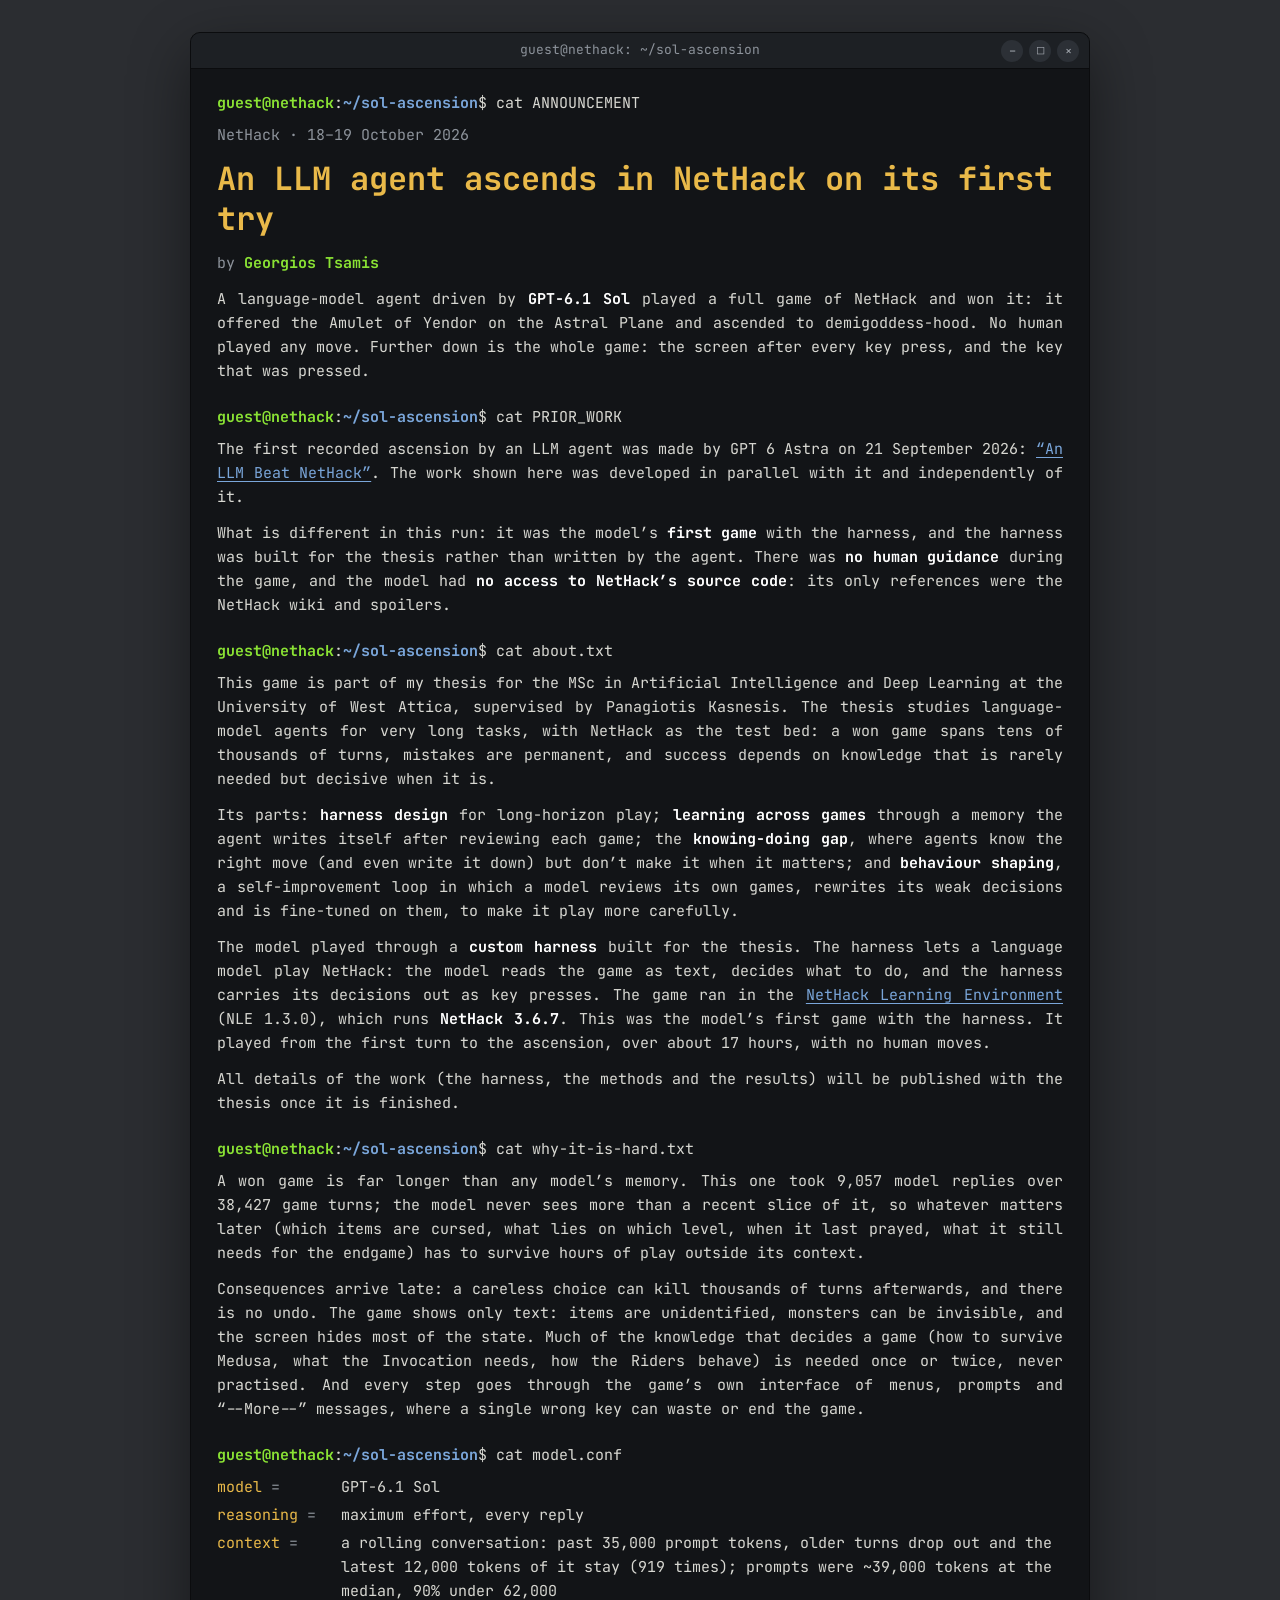
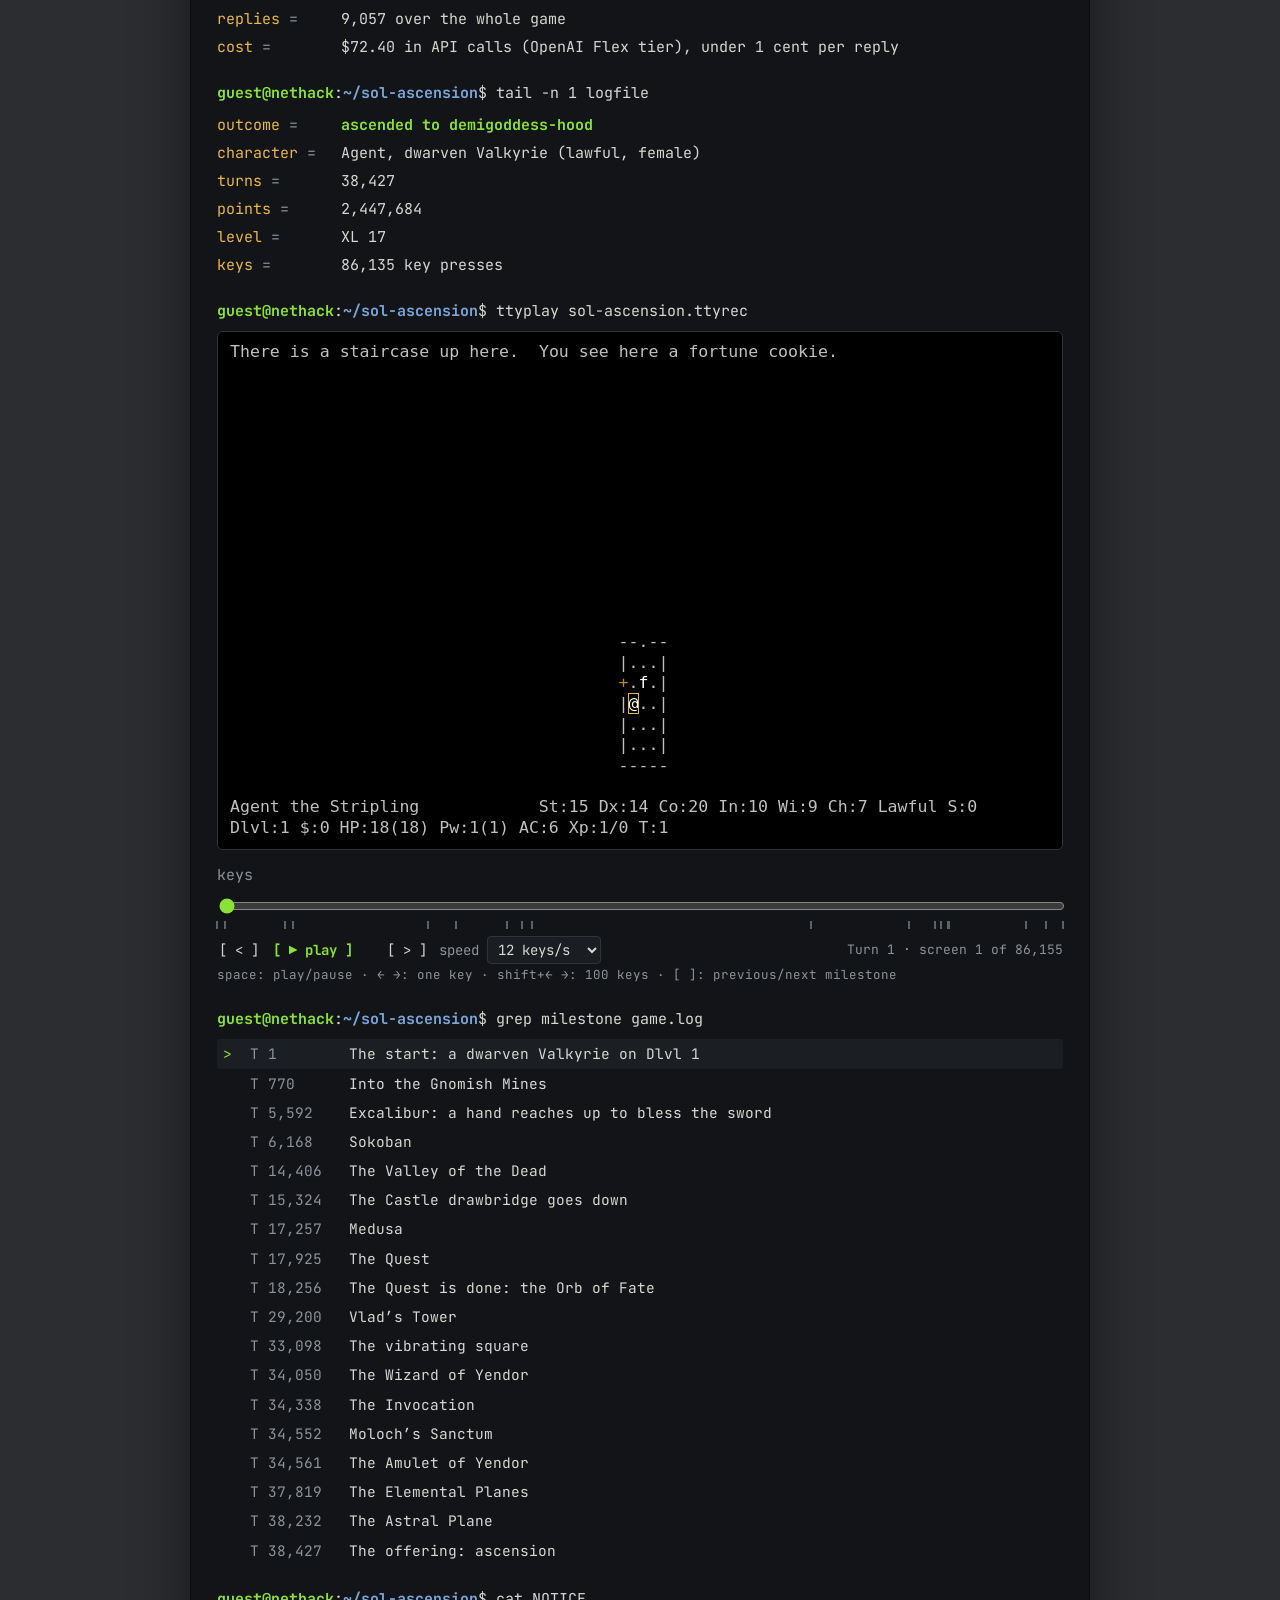
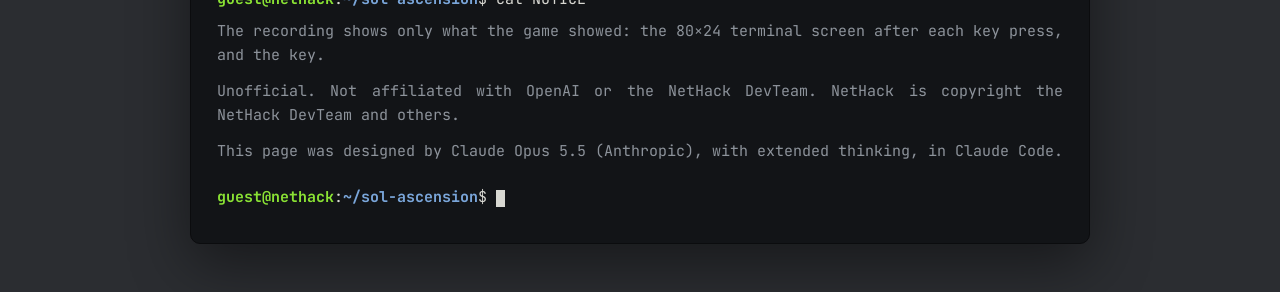
<file: index.html>
<!doctype html>
<html lang="en">
<head>
<meta charset="utf-8">
<meta name="viewport" content="width=device-width, initial-scale=1">
<title>An LLM Agent Ascends in NetHack on Its First Try</title>
<meta name="description" content="A full recording of an LLM agent's first-try ascension in NetHack: every screen and every key press, from Dlvl 1 to the Astral Plane.">
<link rel="preconnect" href="https://fonts.googleapis.com">
<link rel="preconnect" href="https://fonts.gstatic.com" crossorigin>
<link rel="stylesheet" href="https://fonts.googleapis.com/css2?family=JetBrains+Mono:wght@400;700&display=swap">
<link rel="stylesheet" href="style.css">
</head>
<body>
<div class="window">
  <div class="titlebar" aria-hidden="true">
    <span class="title">guest@nethack: ~/sol-ascension</span>
    <span class="wbtns"><i>–</i><i>□</i><i>×</i></span>
  </div>
  <main class="screen">

    <p class="cmd"><span class="ps1">guest@nethack</span><span class="sep">:</span><span class="path">~/sol-ascension</span>$ <span class="in">cat ANNOUNCEMENT</span></p>
    <header class="out">
      <p class="dim">NetHack · 18–19 October 2026</p>
      <h1>An LLM agent ascends in NetHack on its first try</h1>
      <p class="byline">by <b>Georgios Tsamis</b></p>
      <p>A language-model agent driven by <b>GPT-6.1 Sol</b> played a full game of NetHack and won it: it offered the
        Amulet of Yendor on the Astral Plane and ascended to demigoddess-hood. No human played any move. Further down is
        the whole game: the screen after every key press, and the key that was pressed.</p>
    </header>

    <p class="cmd"><span class="ps1">guest@nethack</span><span class="sep">:</span><span class="path">~/sol-ascension</span>$ <span class="in">cat PRIOR_WORK</span></p>
    <section class="out" aria-label="Prior work">
      <p>The first recorded ascension by an LLM agent was made by GPT 6 Astra on 21 September 2026:
        <a href="https://kenforthewin.github.io/blog/posts/llm-nethack-ascension/">“An LLM Beat NetHack”</a>. The work
        shown here was developed in parallel with it and independently of it.</p>
      <p>What is different in this run: it was the model’s <b>first game</b> with the harness, and the harness was built for
        the thesis rather than written by the agent. There was <b>no human guidance</b> during the game, and the model had
        <b>no access to NetHack’s source code</b>: its only references were the NetHack wiki and spoilers.</p>
    </section>

    <p class="cmd"><span class="ps1">guest@nethack</span><span class="sep">:</span><span class="path">~/sol-ascension</span>$ <span class="in">cat about.txt</span></p>
    <section class="out" aria-label="About this game">
      <p>This game is part of my thesis for the MSc in Artificial Intelligence and Deep Learning at the University of West
        Attica, supervised by Panagiotis Kasnesis. The thesis studies language-model agents for very long tasks, with NetHack as the test bed: a won game
        spans tens of thousands of turns, mistakes are permanent, and success depends on knowledge that is rarely needed
        but decisive when it is.</p>
      <p>Its parts: <b>harness design</b> for long-horizon play; <b>learning across games</b> through a memory the agent
        writes itself after reviewing each game; the <b>knowing-doing gap</b>, where agents know the right move (and even
        write it down) but don’t make it when it matters; and <b>behaviour shaping</b>, a self-improvement loop in which a
        model reviews its own games, rewrites its weak decisions and is fine-tuned on them, to make it play more carefully.</p>
      <p>The model played through a <b>custom harness</b> built for the thesis. The harness lets a language model play
        NetHack: the model reads the game as text, decides what to do, and the harness carries its decisions out as key
        presses. The game ran in the <a href="https://github.com/NetHack-LE/nle">NetHack Learning Environment</a> (NLE
        1.3.0), which runs <b>NetHack 3.6.7</b>. This was the model’s first game with the harness. It played from the first
        turn to the ascension, over about 17 hours, with no human moves.</p>
      <p>All details of the work (the harness, the methods and the results) will be published with the thesis once it is
        finished.</p>
    </section>

    <p class="cmd"><span class="ps1">guest@nethack</span><span class="sep">:</span><span class="path">~/sol-ascension</span>$ <span class="in">cat why-it-is-hard.txt</span></p>
    <section class="out" aria-label="Why it is hard">
      <p>A won game is far longer than any model’s memory. This one took 9,057 model replies over 38,427 game turns; the
        model never sees more than a recent slice of it, so whatever matters later (which items are cursed, what lies on
        which level, when it last prayed, what it still needs for the endgame) has to survive hours of play outside its
        context.</p>
      <p>Consequences arrive late: a careless choice can kill thousands of turns afterwards, and there is no undo. The game
        shows only text: items are unidentified, monsters can be invisible, and the screen hides most of the state. Much of
        the knowledge that decides a game (how to survive Medusa, what the Invocation needs, how the Riders behave) is
        needed once or twice, never practised. And every step goes through the game’s own interface of menus, prompts and
        <span style="white-space:nowrap">“--More--”</span> messages, where a single wrong key can waste or end the game.</p>
    </section>

    <p class="cmd"><span class="ps1">guest@nethack</span><span class="sep">:</span><span class="path">~/sol-ascension</span>$ <span class="in">cat model.conf</span></p>
    <section class="out" aria-label="Model settings">
      <dl class="kv">
        <dt>model</dt><dd>GPT-6.1 Sol</dd>
        <dt>reasoning</dt><dd>maximum effort, every reply</dd>
        <dt>context</dt><dd>a rolling conversation: past 35,000 prompt tokens, older turns drop out and the latest 12,000
          tokens of it stay (919 times); prompts were ~39,000 tokens at the median, 90% under 62,000</dd>
        <dt>replies</dt><dd>9,057 over the whole game</dd>
        <dt>cost</dt><dd>$72.40 in API calls (OpenAI Flex tier), under 1 cent per reply</dd>
      </dl>
    </section>

    <p class="cmd"><span class="ps1">guest@nethack</span><span class="sep">:</span><span class="path">~/sol-ascension</span>$ <span class="in">tail -n 1 logfile</span></p>
    <section class="out" aria-label="The game in numbers">
      <dl class="kv">
        <dt>outcome</dt><dd class="ok">ascended to demigoddess-hood</dd>
        <dt>character</dt><dd>Agent, dwarven Valkyrie (lawful, female)</dd>
        <dt>turns</dt><dd>38,427</dd>
        <dt>points</dt><dd>2,447,684</dd>
        <dt>level</dt><dd>XL 17</dd>
        <dt>keys</dt><dd>86,135 key presses</dd>
      </dl>
    </section>

    <p class="cmd"><span class="ps1">guest@nethack</span><span class="sep">:</span><span class="path">~/sol-ascension</span>$ <span class="in">ttyplay sol-ascension.ttyrec</span></p>
    <section class="out player" aria-label="Game recording player">
      <div class="term-wrap"><pre id="tty" class="tty" aria-live="off" aria-label="NetHack screen">Loading the recording…</pre></div>
      <div class="keys-row">
        <span class="dim">keys</span>
        <div id="keys" class="keys" aria-label="The last keys pressed"></div>
      </div>
      <div class="timeline">
        <input id="seek" type="range" min="0" max="0" value="0" aria-label="Position in the game">
        <div id="ticks" class="ticks" aria-hidden="true"></div>
      </div>
      <div class="controls">
        <button id="back" title="Back 1 key (←)" aria-label="Back one key">[ &lt; ]</button>
        <button id="play" class="primary" title="Play / pause (Space)" aria-label="Play">[ ▶ play ]</button>
        <button id="fwd" title="Forward 1 key (→)" aria-label="Forward one key">[ &gt; ]</button>
        <label class="speed"><span class="dim">speed</span>
          <select id="speed" aria-label="Playback speed">
            <option value="4">4 keys/s</option>
            <option value="12" selected>12 keys/s</option>
            <option value="40">40 keys/s</option>
            <option value="150">150 keys/s</option>
            <option value="600">600 keys/s</option>
          </select>
        </label>
        <span id="pos" class="pos">Turn 1 · screen 1 of 86,155</span>
      </div>
      <p class="dim hint">space: play/pause · ← →: one key · shift+← →: 100 keys · [ ]: previous/next milestone</p>
    </section>

    <p class="cmd"><span class="ps1">guest@nethack</span><span class="sep">:</span><span class="path">~/sol-ascension</span>$ <span class="in">grep milestone game.log</span></p>
    <section class="out milestones" aria-label="Milestones">
      <ol id="milestones"></ol>
    </section>

    <p class="cmd"><span class="ps1">guest@nethack</span><span class="sep">:</span><span class="path">~/sol-ascension</span>$ <span class="in">cat NOTICE</span></p>
    <footer class="out dim">
      <p>The recording shows only what the game showed: the 80×24 terminal screen after each key press, and the key.</p>
      <p>Unofficial. Not affiliated with OpenAI or the NetHack DevTeam. NetHack is copyright the NetHack DevTeam and
        others.</p>
      <p>This page was designed by Claude Opus 5.5 (Anthropic), with extended thinking, in Claude Code.</p>
    </footer>

    <p class="cmd"><span class="ps1">guest@nethack</span><span class="sep">:</span><span class="path">~/sol-ascension</span>$ <span class="caret" aria-hidden="true"></span></p>
  </main>
</div>
<script src="player.js"></script>
</body>
</html>
</file>
<file: style.css>
:root {
  --desk: #2b2d31;        /* behind the window */
  --win: #121417;         /* the terminal */
  --bar: #1d2024;
  --line: #30343a;
  --text: #d8d8d2;
  --dim: #8d939b;
  --green: #8ae234;       /* prompt user@host */
  --blue: #7aa6da;        /* prompt path */
  --amber: #e9b949;
  --mono: "JetBrains Mono", "DejaVu Sans Mono", Menlo, Consolas, "Liberation Mono", monospace;
}
* { box-sizing: border-box; }
html, body { margin: 0; background: var(--desk); color: var(--text); }
body { font: 15px/1.6 var(--mono); padding: 32px 16px 48px; }
::selection { background: #3a4a2a; }

.window { max-width: 900px; margin: 0 auto; background: var(--win); border: 1px solid #0b0c0e; border-radius: 10px;
  box-shadow: 0 20px 60px rgba(0, 0, 0, .45); overflow: hidden; }
.titlebar { position: relative; height: 36px; background: var(--bar); border-bottom: 1px solid #0b0c0e;
  display: flex; align-items: center; justify-content: center; font-size: 13px; color: var(--dim); }
.title { white-space: nowrap; overflow: hidden; text-overflow: ellipsis; max-width: 70%; }
.wbtns { position: absolute; right: 10px; top: 0; height: 36px; display: flex; gap: 6px; align-items: center; }
.wbtns i { font-style: normal; width: 22px; height: 22px; border-radius: 50%; background: #2c3036; color: #a9aeb5;
  display: grid; place-items: center; font-size: 12px; line-height: 1; }
.screen { padding: 22px 26px 26px; }

.cmd { margin: 22px 0 8px; color: var(--text); overflow-wrap: anywhere; }
.cmd:first-child { margin-top: 0; }
.ps1 { color: var(--green); font-weight: 700; }
.path { color: var(--blue); font-weight: 700; }
.in { color: var(--text); }
.out { max-width: none; }
.out p { margin: 0 0 12px; text-align: justify; hyphens: auto; -webkit-hyphens: auto; }
.out p.hint, .out p.dim, .out p.byline { text-align: left; }
.out b { color: #ffffff; font-weight: 700; }
.dim { color: var(--dim); }
a { color: var(--blue); text-decoration: underline; text-underline-offset: 3px; }
a:hover { color: #a9c8ef; }
h1 { font-size: clamp(22px, 3.6vw, 32px); line-height: 1.25; margin: 4px 0 12px; color: var(--amber); font-weight: 700; }
.byline { margin: -4px 0 14px; color: var(--dim); }
.byline b { color: var(--green); font-weight: 700; }

.kv { display: grid; grid-template-columns: 12ch 1fr; gap: 4px 16px; margin: 0; }
.kv dt { color: var(--amber); }
.kv dt::after { content: " ="; color: var(--dim); }
.kv dd { margin: 0; }
.kv .ok { color: var(--green); font-weight: 700; }

.player { max-width: none; }
.term-wrap { overflow-x: auto; border: 1px solid var(--line); border-radius: 6px; background: #000; }
.tty { margin: 0; padding: 10px 12px; background: #000; color: #c0c0c0; white-space: pre;
  font: max(9px, calc(min(100vw - 120px, 820px) / 49.5)) / 1.25 "DejaVu Sans Mono", Menlo, Consolas, monospace;
  min-height: calc(24 * 1.25em + 20px); }
.tty .cur { outline: 1px solid var(--amber); }
.c0 { color: #5a6378; } .c1 { color: #d9453f; } .c2 { color: #3fae49; } .c3 { color: #b5862d; }
.c4 { color: #4a78e0; } .c5 { color: #b35ad1; } .c6 { color: #2fa8b8; } .c7 { color: #c0c0c0; }
.c8 { color: #808080; } .c9 { color: #ff8c1a; } .ca { color: #6be36b; } .cb { color: #f5e050; }
.cc { color: #6a9bff; } .cd { color: #ff6bff; } .ce { color: #6bf5ff; } .cf { color: #ffffff; }

.keys-row { display: flex; align-items: center; gap: 12px; margin: 10px 0 4px; min-height: 30px; }
.keys { display: flex; gap: 4px; overflow: hidden; flex: 1; justify-content: flex-end; }
.cap { font-size: 13px; line-height: 1; padding: 5px 7px; border: 1px solid var(--line); border-radius: 4px; color: var(--dim);
  background: #1a1d21; white-space: pre; }
.cap.now { color: #121417; background: var(--amber); border-color: var(--amber); }

.timeline { margin: 6px 0 2px; }
#seek { width: 100%; accent-color: var(--green); }
.ticks { position: relative; height: 8px; }
.ticks i { position: absolute; top: 0; width: 2px; height: 8px; background: #5c626a; transform: translateX(-1px); }

.controls { display: flex; flex-wrap: wrap; gap: 6px 10px; align-items: center; margin-top: 6px; }
button, select { font: inherit; font-size: 14px; color: var(--text); background: transparent; border: 0; padding: 4px 2px;
  cursor: pointer; }
button:hover { color: var(--green); }
button:focus-visible, select:focus-visible, a:focus-visible, #seek:focus-visible { outline: 1px dashed var(--amber); outline-offset: 2px; }
button.primary { color: var(--green); font-weight: 700; min-width: 13ch; text-align: left; }
.speed { display: flex; gap: 8px; align-items: center; font-size: 14px; }
select { background: #1a1d21; border: 1px solid var(--line); border-radius: 4px; padding: 3px 6px; }
.pos { margin-left: auto; font-size: 13px; color: var(--dim); }
.hint { margin: 10px 0 0; font-size: 12.5px; }

.milestones { max-width: none; }
.milestones ol { list-style: none; margin: 0; padding: 0; }
.milestones button { width: 100%; text-align: left; display: flex; gap: 2ch; padding: 3px 6px; border-radius: 3px; font-size: 14.5px; }
.milestones button::before { content: " "; color: var(--green); white-space: pre; }
.milestones button:hover { background: #1b1f24; color: var(--text); }
.milestones button.on { background: #1b1f24; }
.milestones button.on::before { content: ">"; }
.milestones .t { color: var(--dim); min-width: 9ch; }

.caret { display: inline-block; width: 0.6em; height: 1.1em; vertical-align: text-bottom; background: var(--text);
  animation: blink 1.1s steps(1) infinite; }
@keyframes blink { 50% { opacity: 0; } }
@media (prefers-reduced-motion: reduce) { .caret { animation: none; } }

@media (max-width: 600px) {
  body { padding: 0; font-size: 14px; }
  .window { border-radius: 0; border: 0; }
  .screen { padding: 16px; }
  .out p { text-align: left; }
  .kv { grid-template-columns: 1fr; gap: 0; }
  .kv dd { margin-bottom: 8px; }
  .pos { margin-left: 0; width: 100%; }
  .tty { font-size: max(9px, calc((100vw - 58px) / 49.5)); }
  .titlebar { justify-content: flex-start; padding-left: 12px; }
  .title { max-width: calc(100% - 100px); }
  .ps1, .ps1 + .sep { display: none; }
}
</file>
